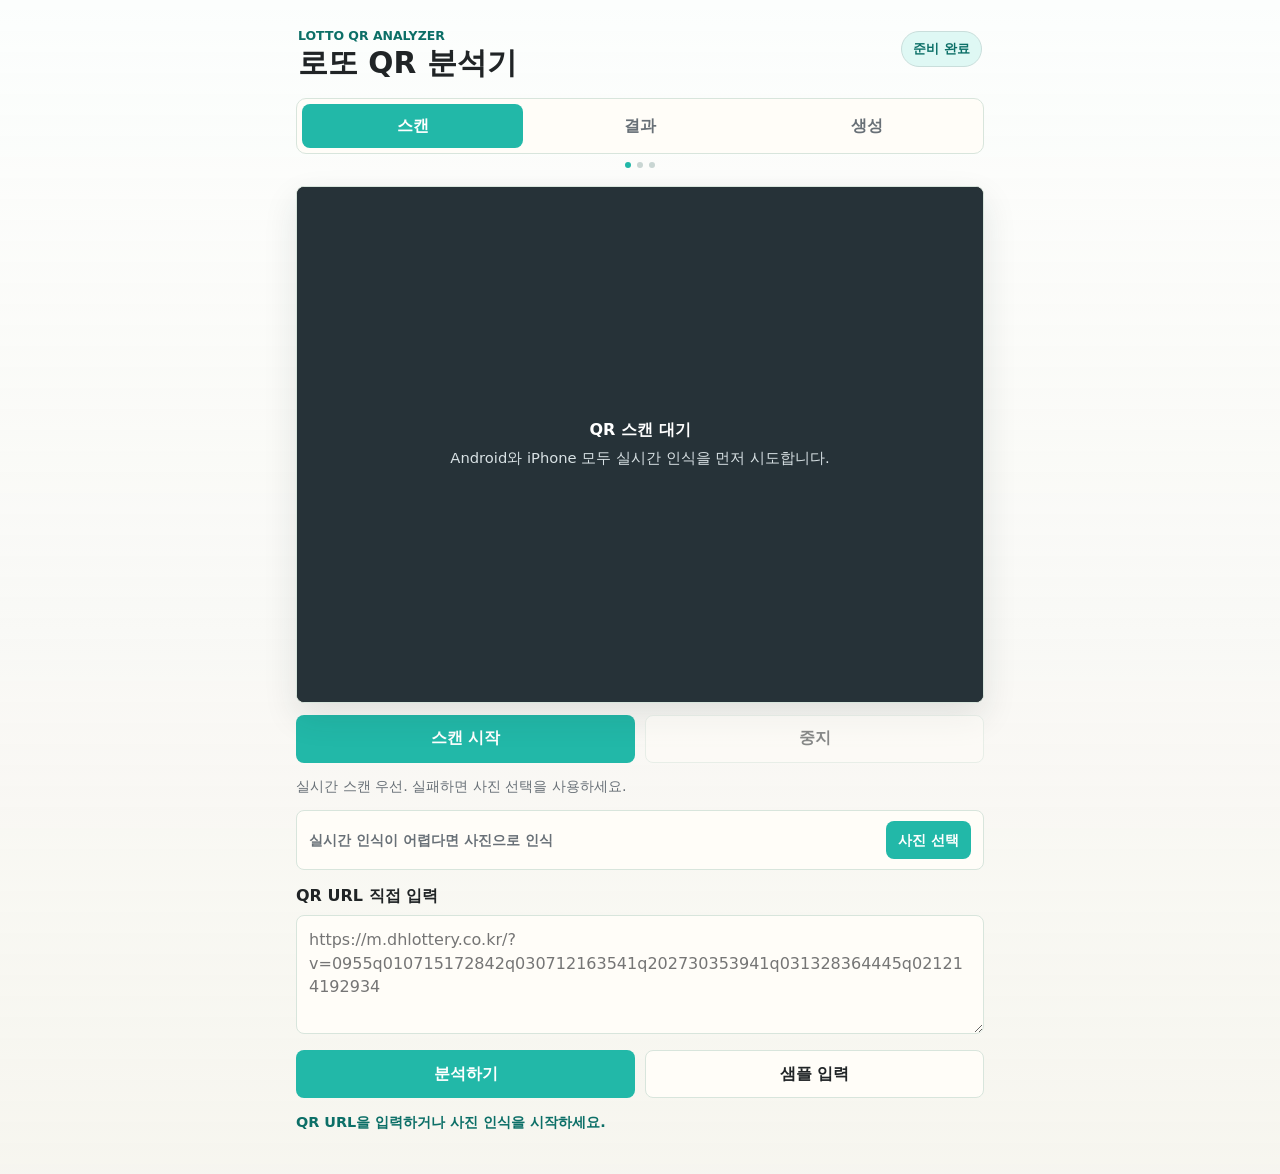
<file: index.html>
<!doctype html>
<html lang="ko">
  <head>
    <meta charset="utf-8">
    <meta name="viewport" content="width=device-width, initial-scale=1, viewport-fit=cover">
    <meta http-equiv="Cache-Control" content="no-cache, no-store, must-revalidate">
    <meta http-equiv="Pragma" content="no-cache">
    <meta http-equiv="Expires" content="0">
    <meta name="theme-color" content="#22b8a8">
    <meta name="apple-mobile-web-app-title" content="Lotto QR">
    <meta name="application-name" content="Lotto QR">
    <title>Lotto QR Analyzer</title>
    <link rel="manifest" href="./manifest.webmanifest?v=20260619-aqua-1">
    <link rel="apple-touch-icon" href="./assets/icons/apple-touch-icon.png">
    <link rel="icon" type="image/png" sizes="32x32" href="./assets/icons/favicon-32.png">
    <link rel="icon" type="image/png" sizes="16x16" href="./assets/icons/favicon-16.png">
    <link rel="stylesheet" href="./src/css/styles.css?v=20260619-aqua-1">
    <script src="./vendor/jsqr/jsQR.js?v=20260617-reset-1"></script>
    <script src="./src/js/lotto.js?v=20260619-aqua-1"></script>
    <script defer src="./src/js/app.js?v=20260619-aqua-1"></script>
  </head>
  <body>
    <main class="app-shell">
      <header class="app-header">
        <div>
          <p class="eyebrow">Lotto QR Analyzer</p>
          <h1>로또 QR 분석기</h1>
        </div>
        <p id="statusText" class="status-pill">준비 중</p>
      </header>

      <nav class="tab-list" aria-label="주요 기능">
        <button class="tab-button is-active" type="button" data-tab="scan">스캔</button>
        <button class="tab-button" type="button" data-tab="result">결과</button>
        <button class="tab-button" type="button" data-tab="generate">생성</button>
      </nav>
      <div class="swipe-indicator" aria-hidden="true">
        <span class="swipe-dot is-active" data-tab-dot="scan"></span>
        <span class="swipe-dot" data-tab-dot="result"></span>
        <span class="swipe-dot" data-tab-dot="generate"></span>
      </div>

      <section id="scanPanel" class="tab-panel is-active" data-panel="scan">
        <div class="camera-panel">
          <video id="cameraPreview" class="camera-preview" muted playsinline></video>
          <div id="cameraEmpty" class="camera-empty">
            <strong>QR 스캔 대기</strong>
            <span>Android와 iPhone 모두 실시간 인식을 먼저 시도합니다.</span>
          </div>
        </div>

        <div class="button-row">
          <button id="startScanButton" class="primary-button" type="button">스캔 시작</button>
          <button id="stopScanButton" class="ghost-button" type="button" disabled>중지</button>
        </div>

        <p id="scannerSupportText" class="helper-text"></p>

        <section class="photo-scan-section is-compact">
          <span>실시간 인식이 어렵다면 사진으로 인식</span>
          <label class="photo-scan-button" for="photoInput">사진 선택</label>
          <input id="photoInput" class="visually-hidden" type="file" accept="image/*" capture="environment">
          <canvas id="qrCanvas" class="visually-hidden"></canvas>
        </section>

        <label class="input-label" for="manualInput">QR URL 직접 입력</label>
        <textarea id="manualInput" class="manual-input" rows="4" spellcheck="false" placeholder="https://m.dhlottery.co.kr/?v=0955q010715172842q030712163541q202730353941q031328364445q021214192934"></textarea>

        <div class="button-row">
          <button id="analyzeButton" class="primary-button" type="button" disabled>분석하기</button>
          <button id="sampleButton" class="ghost-button" type="button">샘플 입력</button>
        </div>

        <p id="messageText" class="message-text" role="status"></p>

        <section id="scanFlowContent" class="scan-flow-content" hidden>
          <section class="round-summary compact-summary">
            <span>회차</span>
            <strong id="scanRoundText">-</strong>
          </section>
          <p id="scanExtraDataText" class="extra-data-text" hidden></p>
          <div id="scanGamesList" class="games-list"></div>

          <section class="generator-section inline-generator">
            <div class="section-title">
              <h2>제외 요약</h2>
              <span id="scanAvailableCount" class="muted-text">45개 후보</span>
            </div>
            <div id="scanExcludedSummary" class="excluded-summary">제외된 번호가 없습니다.</div>
          </section>

          <section class="generator-section generation-action-section">
            <div class="game-count-section">
              <div class="section-title">
                <h2>생성 게임 수</h2>
                <span class="muted-text">최대 5게임</span>
              </div>
              <select id="scanGameCountSelect" class="game-count-select" aria-label="생성할 게임 수">
                <option value="1">1게임</option>
                <option value="2">2게임</option>
                <option value="3">3게임</option>
                <option value="4">4게임</option>
                <option value="5" selected>5게임</option>
              </select>
            </div>
            <button id="scanGenerateButton" class="generate-button" type="button">랜덤 번호 생성</button>
          </section>

          <section id="scanGeneratedResult" class="generated-result" hidden>
            <h2>생성 결과</h2>
            <div id="scanGeneratedBalls" class="generated-games-list"></div>
          </section>
        </section>
      </section>

      <section id="resultPanel" class="tab-panel" data-panel="result">
        <div id="emptyResult" class="empty-state">
          <strong>분석된 QR이 없습니다.</strong>
          <span>스캔하거나 QR URL을 입력하면 회차와 게임별 번호가 표시됩니다.</span>
        </div>

        <div id="resultContent" class="result-content" hidden>
          <section class="round-summary">
            <span>회차</span>
            <strong id="roundText">-</strong>
          </section>
          <p id="extraDataText" class="extra-data-text" hidden></p>

          <label class="toggle-row">
            <input id="excludeAllScanned" type="checkbox">
            <span>스캔된 모든 번호 제외</span>
          </label>

          <div id="gamesList" class="games-list"></div>
        </div>
      </section>

      <section id="generatePanel" class="tab-panel" data-panel="generate">
        <section class="generator-section">
          <div class="section-title">
            <h2>직접 제외</h2>
            <button id="resetButton" class="icon-text-button" type="button">초기화</button>
          </div>
          <div id="numberGrid" class="number-grid" aria-label="제외할 번호 선택"></div>
        </section>

        <section class="generator-section">
          <div class="section-title">
            <h2>제외 요약</h2>
            <span id="availableCount" class="muted-text">45개 후보</span>
          </div>
          <div id="excludedSummary" class="excluded-summary">제외된 번호가 없습니다.</div>
        </section>

        <section class="generator-section generation-action-section">
          <div class="game-count-section">
            <div class="section-title">
              <h2>생성 게임 수</h2>
              <span class="muted-text">최대 5게임</span>
            </div>
            <select id="gameCountSelect" class="game-count-select" aria-label="생성할 게임 수">
              <option value="1">1게임</option>
              <option value="2">2게임</option>
              <option value="3">3게임</option>
              <option value="4">4게임</option>
              <option value="5" selected>5게임</option>
            </select>
          </div>
          <button id="generateButton" class="generate-button" type="button" disabled>랜덤 번호 생성</button>
        </section>

        <section id="generatedResult" class="generated-result" hidden>
          <h2>생성 결과</h2>
          <div id="generatedBalls" class="generated-games-list"></div>
        </section>

        <section id="historySection" class="history-section" hidden>
          <h2>최근 생성</h2>
          <div id="historyList" class="history-list"></div>
        </section>
      </section>
    </main>
  </body>
</html>
</file>
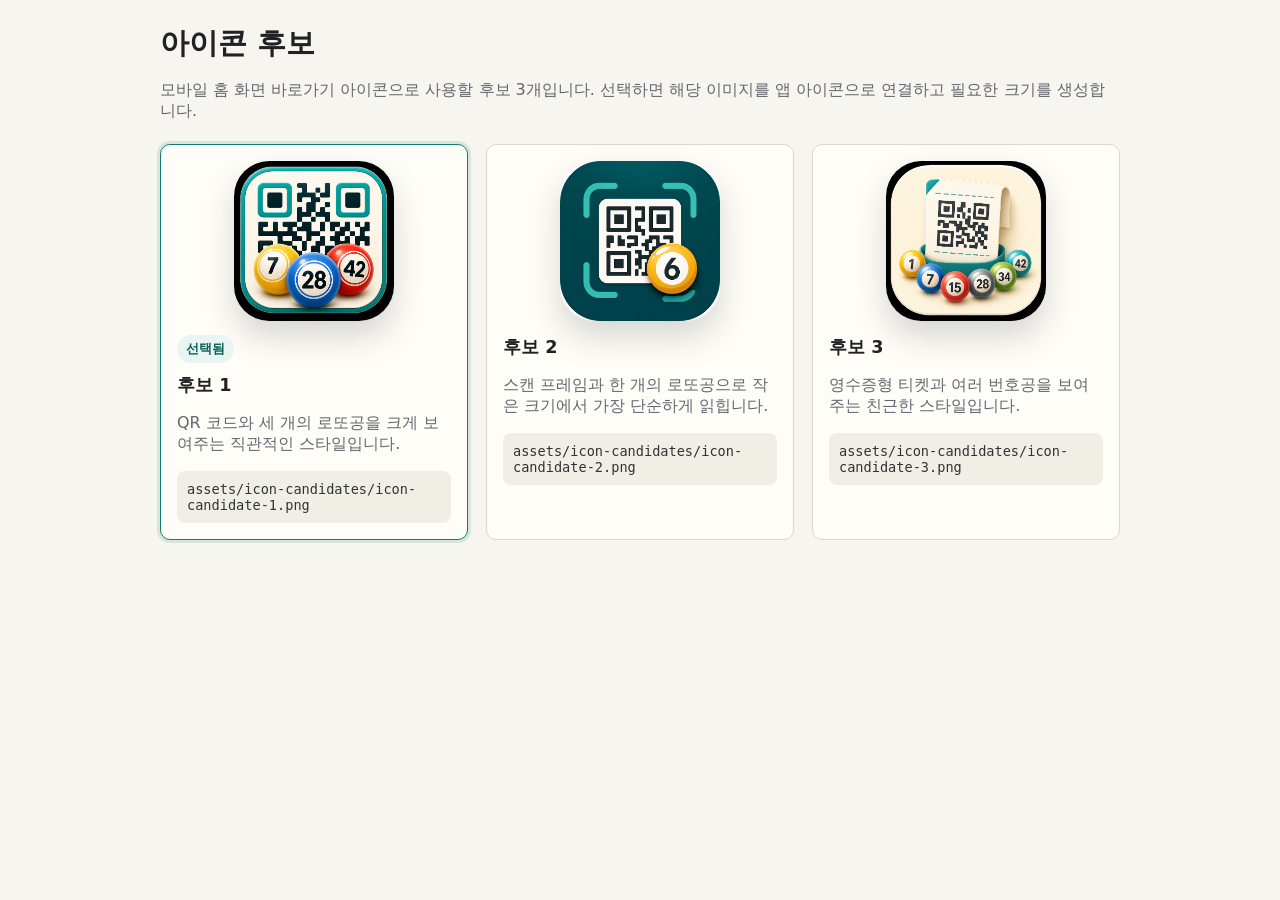
<file: icon-preview.html>
<!doctype html>
<html lang="ko">
  <head>
    <meta charset="utf-8">
    <meta name="viewport" content="width=device-width, initial-scale=1">
    <title>Lotto QR Analyzer Icon Candidates</title>
    <style>
      :root {
        font-family: system-ui, -apple-system, BlinkMacSystemFont, "Segoe UI", sans-serif;
        background: #f7f5ef;
        color: #202124;
      }

      body {
        margin: 0;
        padding: 24px;
      }

      main {
        max-width: 960px;
        margin: 0 auto;
      }

      h1 {
        margin: 0 0 8px;
        font-size: 1.8rem;
      }

      p {
        color: #636870;
      }

      .grid {
        display: grid;
        grid-template-columns: repeat(auto-fit, minmax(220px, 1fr));
        gap: 18px;
        margin-top: 22px;
      }

      .card {
        padding: 16px;
        border: 1px solid #ddd7ca;
        border-radius: 10px;
        background: #fffdf8;
      }

      .card.is-selected {
        border-color: #147d73;
        box-shadow: 0 0 0 3px rgba(20, 125, 115, 0.14);
      }

      .icon {
        display: block;
        width: 160px;
        height: 160px;
        margin: 0 auto 14px;
        border-radius: 22%;
        box-shadow: 0 16px 32px rgba(30, 37, 42, 0.18);
      }

      h2 {
        margin: 0 0 6px;
        font-size: 1.1rem;
      }

      code {
        display: block;
        overflow-wrap: anywhere;
        margin-top: 10px;
        padding: 10px;
        border-radius: 8px;
        background: #f1eee5;
        color: #2f3437;
        font-size: 0.85rem;
      }

      .badge {
        display: inline-block;
        margin-bottom: 10px;
        padding: 5px 9px;
        border-radius: 999px;
        background: #e8f5f3;
        color: #0a625a;
        font-size: 0.82rem;
        font-weight: 800;
      }
    </style>
  </head>
  <body>
    <main>
      <h1>아이콘 후보</h1>
      <p>모바일 홈 화면 바로가기 아이콘으로 사용할 후보 3개입니다. 선택하면 해당 이미지를 앱 아이콘으로 연결하고 필요한 크기를 생성합니다.</p>

      <section class="grid">
        <article class="card is-selected">
          <img class="icon" src="./assets/icon-candidates/icon-candidate-1.png" alt="아이콘 후보 1">
          <span class="badge">선택됨</span>
          <h2>후보 1</h2>
          <p>QR 코드와 세 개의 로또공을 크게 보여주는 직관적인 스타일입니다.</p>
          <code>assets/icon-candidates/icon-candidate-1.png</code>
        </article>

        <article class="card">
          <img class="icon" src="./assets/icon-candidates/icon-candidate-2.png" alt="아이콘 후보 2">
          <h2>후보 2</h2>
          <p>스캔 프레임과 한 개의 로또공으로 작은 크기에서 가장 단순하게 읽힙니다.</p>
          <code>assets/icon-candidates/icon-candidate-2.png</code>
        </article>

        <article class="card">
          <img class="icon" src="./assets/icon-candidates/icon-candidate-3.png" alt="아이콘 후보 3">
          <h2>후보 3</h2>
          <p>영수증형 티켓과 여러 번호공을 보여주는 친근한 스타일입니다.</p>
          <code>assets/icon-candidates/icon-candidate-3.png</code>
        </article>
      </section>
    </main>
  </body>
</html>
</file>
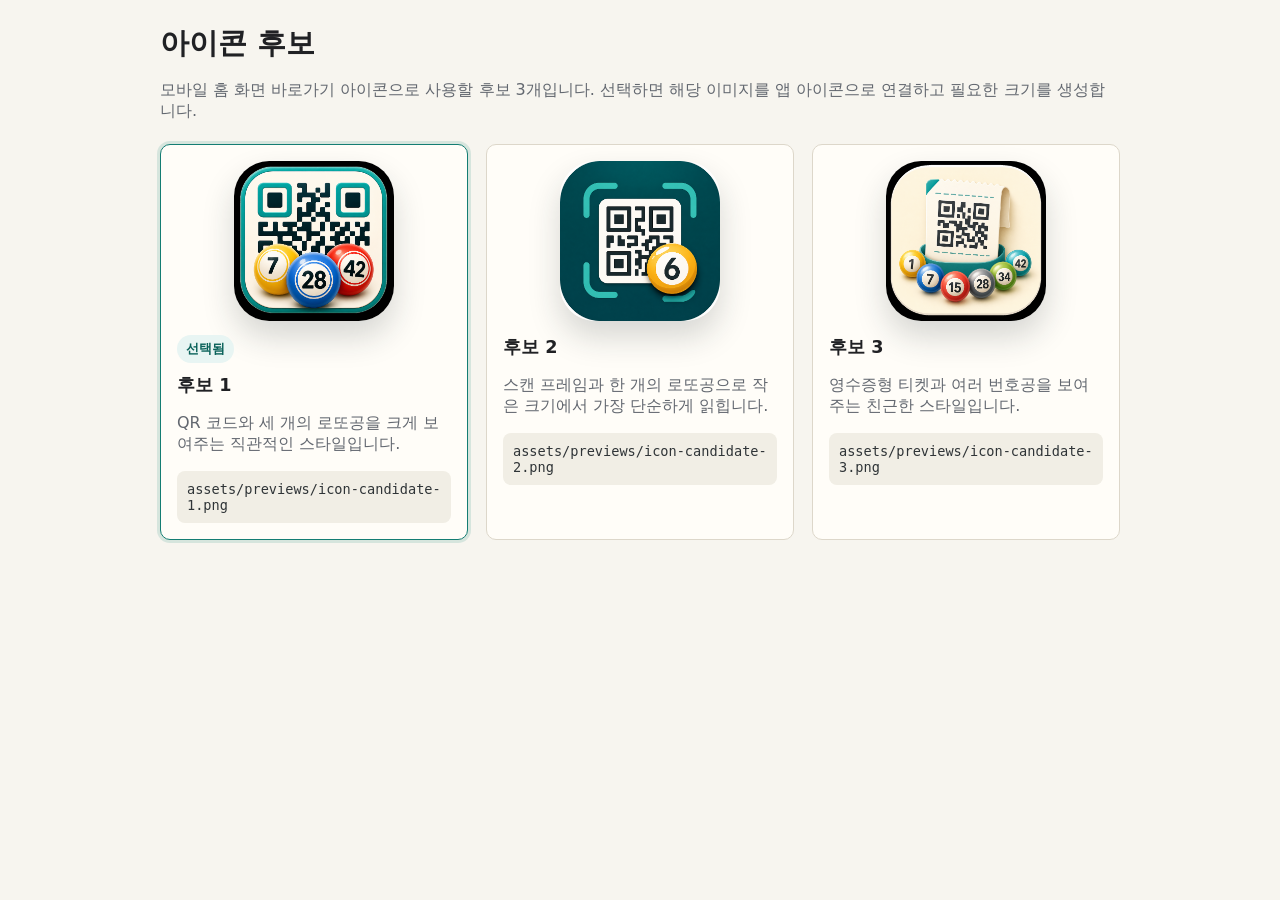
<file: tools/icon-preview.html>
﻿<!doctype html>
<html lang="ko">
  <head>
    <meta charset="utf-8">
    <meta name="viewport" content="width=device-width, initial-scale=1">
    <title>Lotto QR Analyzer Icon Candidates</title>
    <style>
      :root {
        font-family: system-ui, -apple-system, BlinkMacSystemFont, "Segoe UI", sans-serif;
        background: #f7f5ef;
        color: #202124;
      }

      body {
        margin: 0;
        padding: 24px;
      }

      main {
        max-width: 960px;
        margin: 0 auto;
      }

      h1 {
        margin: 0 0 8px;
        font-size: 1.8rem;
      }

      p {
        color: #636870;
      }

      .grid {
        display: grid;
        grid-template-columns: repeat(auto-fit, minmax(220px, 1fr));
        gap: 18px;
        margin-top: 22px;
      }

      .card {
        padding: 16px;
        border: 1px solid #ddd7ca;
        border-radius: 10px;
        background: #fffdf8;
      }

      .card.is-selected {
        border-color: #147d73;
        box-shadow: 0 0 0 3px rgba(20, 125, 115, 0.14);
      }

      .icon {
        display: block;
        width: 160px;
        height: 160px;
        margin: 0 auto 14px;
        border-radius: 22%;
        box-shadow: 0 16px 32px rgba(30, 37, 42, 0.18);
      }

      h2 {
        margin: 0 0 6px;
        font-size: 1.1rem;
      }

      code {
        display: block;
        overflow-wrap: anywhere;
        margin-top: 10px;
        padding: 10px;
        border-radius: 8px;
        background: #f1eee5;
        color: #2f3437;
        font-size: 0.85rem;
      }

      .badge {
        display: inline-block;
        margin-bottom: 10px;
        padding: 5px 9px;
        border-radius: 999px;
        background: #e8f5f3;
        color: #0a625a;
        font-size: 0.82rem;
        font-weight: 800;
      }
    </style>
  </head>
  <body>
    <main>
      <h1>아이콘 후보</h1>
      <p>모바일 홈 화면 바로가기 아이콘으로 사용할 후보 3개입니다. 선택하면 해당 이미지를 앱 아이콘으로 연결하고 필요한 크기를 생성합니다.</p>

      <section class="grid">
        <article class="card is-selected">
          <img class="icon" src="../assets/previews/icon-candidate-1.png" alt="아이콘 후보 1">
          <span class="badge">선택됨</span>
          <h2>후보 1</h2>
          <p>QR 코드와 세 개의 로또공을 크게 보여주는 직관적인 스타일입니다.</p>
          <code>assets/previews/icon-candidate-1.png</code>
        </article>

        <article class="card">
          <img class="icon" src="../assets/previews/icon-candidate-2.png" alt="아이콘 후보 2">
          <h2>후보 2</h2>
          <p>스캔 프레임과 한 개의 로또공으로 작은 크기에서 가장 단순하게 읽힙니다.</p>
          <code>assets/previews/icon-candidate-2.png</code>
        </article>

        <article class="card">
          <img class="icon" src="../assets/previews/icon-candidate-3.png" alt="아이콘 후보 3">
          <h2>후보 3</h2>
          <p>영수증형 티켓과 여러 번호공을 보여주는 친근한 스타일입니다.</p>
          <code>assets/previews/icon-candidate-3.png</code>
        </article>
      </section>
    </main>
  </body>
</html>
</file>
<file: src/css/styles.css>
:root {
  color-scheme: light;
  font-family: system-ui, -apple-system, BlinkMacSystemFont, "Segoe UI", sans-serif;
  background: #f5fbf7;
  color: #202426;
  --paper: #fffdf8;
  --ink: #202426;
  --muted: #687077;
  --line: #d8e5dc;
  --accent: #22b8a8;
  --accent-strong: #0c6f67;
  --accent-soft: #dff8f4;
  --warning: #b35000;
  --danger: #c94134;
  --shadow: 0 14px 34px rgba(31, 43, 42, 0.11);
  --result-ball-size: clamp(30px, 8vw, 38px);
  --result-ball-font: clamp(0.76rem, 2.7vw, 0.9rem);
  --result-ball-gap: 5px;
}

* {
  box-sizing: border-box;
}

[hidden] {
  display: none !important;
}

body {
  margin: 0;
  min-height: 100vh;
  background:
    linear-gradient(180deg, rgba(255, 255, 255, 0.72), rgba(247, 245, 239, 0.94)),
    #f5fbf7;
}

button,
textarea,
input {
  font: inherit;
}

button {
  cursor: pointer;
}

button:disabled {
  cursor: not-allowed;
  opacity: 0.52;
}

.visually-hidden {
  position: absolute;
  width: 1px;
  height: 1px;
  overflow: hidden;
  clip: rect(0 0 0 0);
  white-space: nowrap;
  clip-path: inset(50%);
}

.app-shell {
  width: min(100%, 720px);
  min-height: 100vh;
  margin: 0 auto;
  padding: max(18px, env(safe-area-inset-top)) 16px max(28px, env(safe-area-inset-bottom));
  touch-action: pan-y;
}

.app-header {
  display: flex;
  align-items: flex-start;
  justify-content: space-between;
  gap: 14px;
  padding: 10px 2px 18px;
}

.eyebrow {
  margin: 0 0 4px;
  color: var(--accent-strong);
  font-size: 0.78rem;
  font-weight: 800;
  letter-spacing: 0;
  text-transform: uppercase;
}

h1,
h2 {
  margin: 0;
  letter-spacing: 0;
}

h1 {
  font-size: 1.85rem;
  line-height: 1.12;
}

h2 {
  font-size: 1.05rem;
}

.status-pill {
  flex: 0 0 auto;
  margin: 3px 0 0;
  padding: 8px 11px;
  border: 1px solid #c9dedb;
  border-radius: 999px;
  background: var(--accent-soft);
  color: var(--accent-strong);
  font-size: 0.82rem;
  font-weight: 750;
}

.tab-list {
  display: grid;
  grid-template-columns: repeat(3, 1fr);
  gap: 6px;
  padding: 5px;
  border: 1px solid var(--line);
  border-radius: 10px;
  background: rgba(255, 253, 248, 0.92);
}

.tab-button {
  min-height: 44px;
  border: 0;
  border-radius: 8px;
  background: transparent;
  color: var(--muted);
  font-weight: 800;
}

.tab-button.is-active {
  background: var(--accent);
  color: white;
}

.swipe-indicator {
  display: flex;
  justify-content: center;
  gap: 6px;
  margin: 8px 0 2px;
}

.swipe-dot {
  width: 6px;
  height: 6px;
  border-radius: 50%;
  background: #c9d6d3;
}

.swipe-dot.is-active {
  background: var(--accent);
}

.tab-panel {
  display: none;
  padding-top: 16px;
}

.tab-panel.is-active {
  display: block;
}

.photo-scan-section {
  display: grid;
  gap: 14px;
  margin-bottom: 14px;
  padding: 16px;
  border: 1px solid #b9d8d3;
  border-radius: 8px;
  background: #eef8f6;
  box-shadow: var(--shadow);
}

.photo-scan-section.is-compact {
  grid-template-columns: 1fr auto;
  align-items: center;
  gap: 10px;
  margin: 10px 0 14px;
  padding: 10px 12px;
  border-color: var(--line);
  background: var(--paper);
  box-shadow: none;
}

.photo-scan-section.is-compact span {
  color: var(--muted);
  font-size: 0.88rem;
  font-weight: 750;
}

.photo-scan-section p {
  margin: 8px 0 0;
  color: #52615f;
  line-height: 1.45;
}

.photo-scan-button {
  display: grid;
  place-items: center;
  min-height: 52px;
  border-radius: 8px;
  background: var(--accent);
  color: white;
  font-weight: 900;
  text-align: center;
  cursor: pointer;
}

.photo-scan-section.is-compact .photo-scan-button {
  min-height: 38px;
  padding: 0 12px;
  font-size: 0.9rem;
}

.camera-panel {
  position: relative;
  overflow: hidden;
  min-height: 280px;
  border: 1px solid var(--line);
  border-radius: 8px;
  background: #222;
  box-shadow: var(--shadow);
}

.camera-preview {
  display: block;
  width: 100%;
  aspect-ratio: 4 / 3;
  object-fit: cover;
}

.camera-empty {
  position: absolute;
  inset: 0;
  display: grid;
  place-content: center;
  gap: 8px;
  padding: 20px;
  background: #263238;
  color: white;
  text-align: center;
}

.camera-empty span {
  color: #d8e1e4;
  font-size: 0.92rem;
}

.button-row {
  display: grid;
  grid-template-columns: 1fr 1fr;
  gap: 10px;
  margin-top: 12px;
}

.primary-button,
.ghost-button,
.generate-button,
.icon-text-button {
  min-height: 48px;
  border-radius: 8px;
  font-weight: 850;
}

.primary-button,
.generate-button {
  border: 0;
  background: var(--accent);
  color: white;
}

.primary-button:active,
.generate-button:active {
  background: var(--accent-strong);
}

.ghost-button,
.icon-text-button {
  border: 1px solid var(--line);
  background: var(--paper);
  color: var(--ink);
}

.input-label {
  display: block;
  margin: 16px 0 8px;
  font-weight: 850;
}

.manual-input {
  width: 100%;
  resize: vertical;
  min-height: 116px;
  padding: 12px;
  border: 1px solid var(--line);
  border-radius: 8px;
  background: var(--paper);
  color: var(--ink);
  line-height: 1.45;
}

.helper-text,
.message-text,
.muted-text {
  color: var(--muted);
  font-size: 0.9rem;
}

.message-text {
  min-height: 1.35em;
}

.message-text.is-error {
  color: var(--danger);
  font-weight: 750;
}

.message-text.is-success {
  color: var(--accent-strong);
  font-weight: 750;
}

.empty-state {
  display: grid;
  gap: 8px;
  padding: 28px 16px;
  border: 1px dashed #c7bfae;
  border-radius: 8px;
  background: rgba(255, 253, 248, 0.72);
  color: var(--muted);
  text-align: center;
}

.empty-state strong {
  color: var(--ink);
}

.round-summary {
  display: flex;
  align-items: baseline;
  justify-content: space-between;
  gap: 16px;
  padding: 18px 16px;
  border: 1px solid var(--line);
  border-radius: 8px;
  background: var(--paper);
}

.round-summary span {
  color: var(--muted);
  font-weight: 800;
}

.round-summary strong {
  font-size: 2rem;
}

.compact-summary {
  margin-top: 14px;
  padding: 12px 14px;
}

.compact-summary strong {
  font-size: 1.35rem;
}

.extra-data-text {
  margin: 10px 2px 0;
  color: var(--muted);
  font-size: 0.86rem;
  line-height: 1.4;
  overflow-wrap: anywhere;
}

.toggle-row {
  display: flex;
  align-items: center;
  gap: 10px;
  min-height: 50px;
  margin-top: 12px;
  padding: 12px 14px;
  border: 1px solid var(--line);
  border-radius: 8px;
  background: var(--paper);
  font-weight: 800;
}

.toggle-row input {
  width: 22px;
  height: 22px;
  accent-color: var(--accent);
}

.games-list {
  display: grid;
  gap: 12px;
  margin-top: 12px;
}

.scan-flow-content {
  margin-top: 14px;
}

.games-table {
  display: grid;
  gap: 7px;
}

.game-row {
  display: grid;
  grid-template-columns: 34px 36px minmax(0, 1fr) 40px;
  align-items: center;
  gap: 4px;
  min-height: 52px;
  padding: 7px 6px;
  border: 1px solid var(--line);
  border-radius: 8px;
  background: var(--paper);
}

.game-row .selection-badge {
  justify-self: start;
  padding: 3px 5px;
  font-size: 0.68rem;
}

.game-cell {
  font-size: 0.78rem;
  font-weight: 900;
}

.game-numbers-cell {
  display: flex;
  flex-wrap: nowrap;
  gap: var(--result-ball-gap);
  min-width: 0;
}

.row-exclude {
  justify-content: flex-end;
  font-size: 0.72rem;
}

.row-exclude input {
  width: 16px;
  height: 16px;
}

.game-card {
  padding: 14px;
  border: 1px solid var(--line);
  border-radius: 8px;
  background: var(--paper);
}

.game-header {
  display: flex;
  align-items: center;
  justify-content: space-between;
  gap: 12px;
  margin-bottom: 12px;
}

.game-title {
  display: flex;
  align-items: center;
  gap: 8px;
  font-weight: 900;
}

.selection-badge {
  padding: 4px 8px;
  border-radius: 999px;
  background: #eef0e9;
  color: #4a514c;
  font-size: 0.78rem;
  font-weight: 850;
}

.exclude-game {
  display: flex;
  align-items: center;
  gap: 6px;
  color: var(--muted);
  font-size: 0.9rem;
  font-weight: 750;
}

.exclude-game input {
  width: 20px;
  height: 20px;
  accent-color: var(--accent);
}

.balls-row {
  display: flex;
  flex-wrap: wrap;
  gap: 8px;
}

.ball {
  display: grid;
  place-items: center;
  width: 42px;
  height: 42px;
  border-radius: 50%;
  color: white;
  font-size: 0.96rem;
  font-weight: 950;
  box-shadow: inset 0 -5px 9px rgba(0, 0, 0, 0.18);
}

.ball-mini {
  width: var(--result-ball-size);
  height: var(--result-ball-size);
  font-size: var(--result-ball-font);
  box-shadow: inset 0 -4px 7px rgba(0, 0, 0, 0.17);
}

.ball.range-1 {
  background: #f3c12f;
  color: #2d2500;
}

.ball.range-2 {
  background: #f59a23;
}

.ball.range-3 {
  background: #e86f43;
}

.ball.range-4 {
  background: #d64b61;
}

.ball.range-5 {
  background: #a55eb5;
}

.ball.range-6 {
  background: #6975cf;
}

.ball.range-7 {
  background: #398bd2;
}

.ball.range-8 {
  background: #20a6a4;
}

.ball.range-9 {
  background: #42a75f;
}

.generator-section,
.generated-result,
.history-section {
  margin-bottom: 14px;
  padding: 14px;
  border: 1px solid var(--line);
  border-radius: 8px;
  background: var(--paper);
}

.section-title {
  display: flex;
  align-items: center;
  justify-content: space-between;
  gap: 12px;
  margin-bottom: 12px;
}

.icon-text-button {
  min-height: 38px;
  padding: 0 12px;
}

.number-grid {
  display: grid;
  grid-template-columns: repeat(5, minmax(0, 1fr));
  gap: 8px;
}

.number-toggle {
  min-width: 0;
  min-height: 44px;
  border: 1px solid var(--line);
  border-radius: 8px;
  background: #faf8f1;
  color: var(--ink);
  font-weight: 850;
}

.number-toggle.is-selected {
  border-color: #f0b4ad;
  background: #fee9e7;
  color: var(--danger);
}

.excluded-summary {
  min-height: 42px;
  color: var(--muted);
  line-height: 1.5;
}

.generate-button {
  width: 100%;
  min-height: 54px;
  margin-bottom: 14px;
  font-size: 1.04rem;
}

.generation-action-section .generate-button {
  min-height: 58px;
  margin-bottom: 0;
}

.inline-generator {
  margin-top: 14px;
}

.game-count-section {
  display: grid;
  gap: 12px;
}

.generation-action-section {
  display: grid;
  grid-template-columns: minmax(0, 1fr) 126px;
  align-items: end;
  gap: 10px;
}

.game-count-section .muted-text {
  font-size: 0.96rem;
}

.game-count-select {
  width: 100%;
  min-height: 58px;
  padding: 0 14px;
  border: 2px solid var(--line);
  border-radius: 8px;
  background: #faf8f1;
  color: var(--ink);
  font-size: 1.12rem;
  font-weight: 850;
}

.generated-games-list {
  display: grid;
  gap: 9px;
}

.generated-game-row {
  display: grid;
  grid-template-columns: 42px minmax(0, 1fr);
  align-items: center;
  gap: 7px;
  min-width: 0;
}

.generated-game-label {
  color: var(--accent-strong);
  font-size: 0.82rem;
  font-weight: 900;
  white-space: nowrap;
}

.generated-game-row .balls-row {
  flex-wrap: nowrap;
  gap: var(--result-ball-gap);
  min-width: 0;
}

.generated-game-row .ball {
  width: var(--result-ball-size);
  height: var(--result-ball-size);
  font-size: var(--result-ball-font);
  box-shadow: inset 0 -4px 7px rgba(0, 0, 0, 0.17);
}

.history-list {
  display: grid;
  gap: 10px;
}

.history-item {
  display: grid;
  gap: 9px;
  padding-top: 12px;
  border-top: 1px solid var(--line);
}

.history-item > strong {
  justify-self: start;
  padding: 4px 9px;
  border-radius: 999px;
  background: #e8f5f3;
  color: var(--accent-strong);
  font-size: 0.82rem;
}

@media (min-width: 560px) {
  .number-grid {
    grid-template-columns: repeat(9, minmax(0, 1fr));
  }

  .ball {
    width: 46px;
    height: 46px;
  }
}

@media (max-width: 360px) {
  .generation-action-section {
    grid-template-columns: 1fr;
  }
}
</file>
